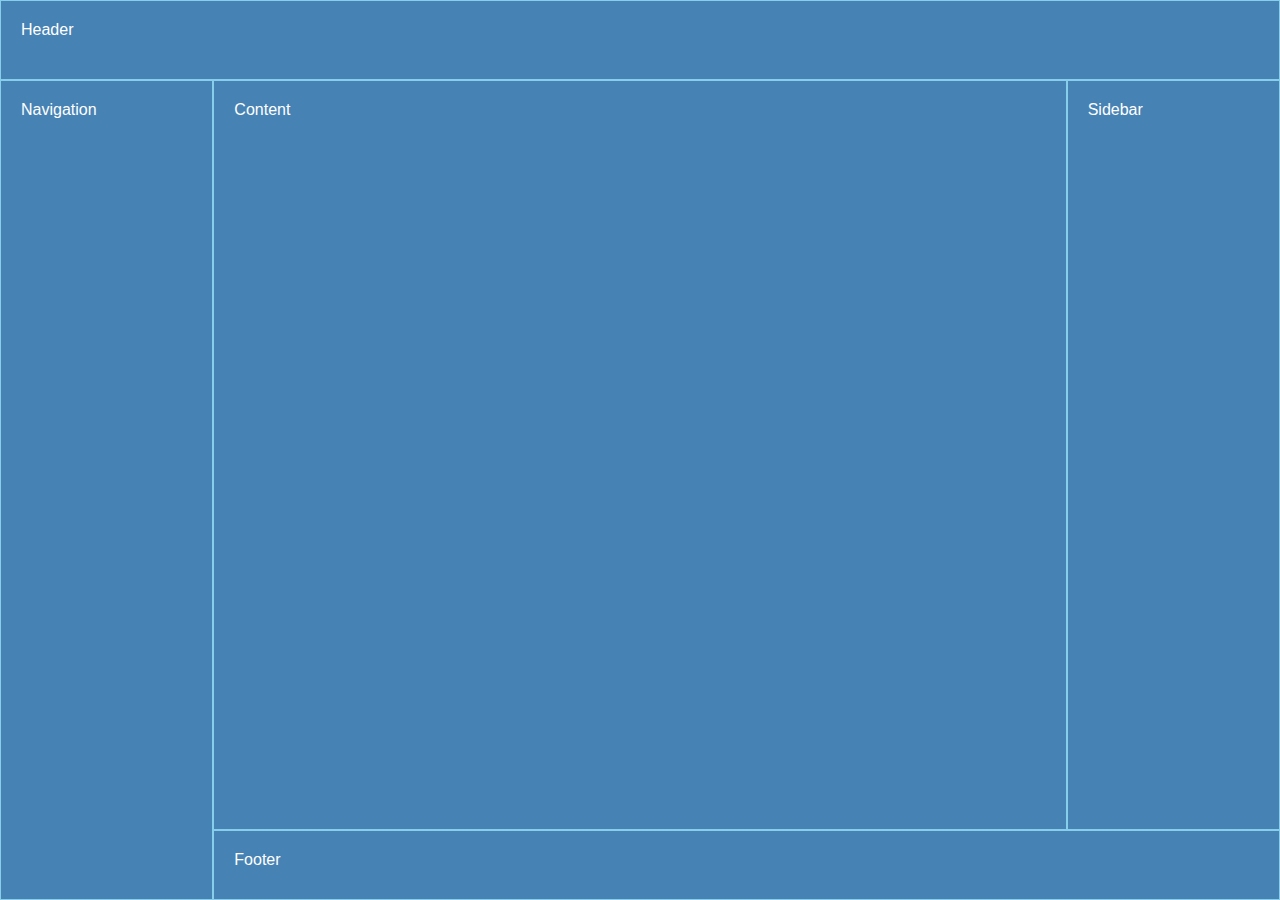
<file: Blueprints/index.html>
<!DOCTYPE html>
<html lang="en">
  <head>
    <meta charset="UTF-8" />
    <meta http-equiv="X-UA-Compatible" content="IE=edge" />
    <meta name="viewport" content="width=device-width, initial-scale=1.0" />
    <link rel="stylesheet" href="style.css" />
    <title>CSS Grid Template</title>
  </head>
  <body>
    <header>Header</header>
    <main>Content</main>
    <nav>Navigation</nav>
    <aside>Sidebar</aside>
    <footer>Footer</footer>
  </body>
</html>
</file>
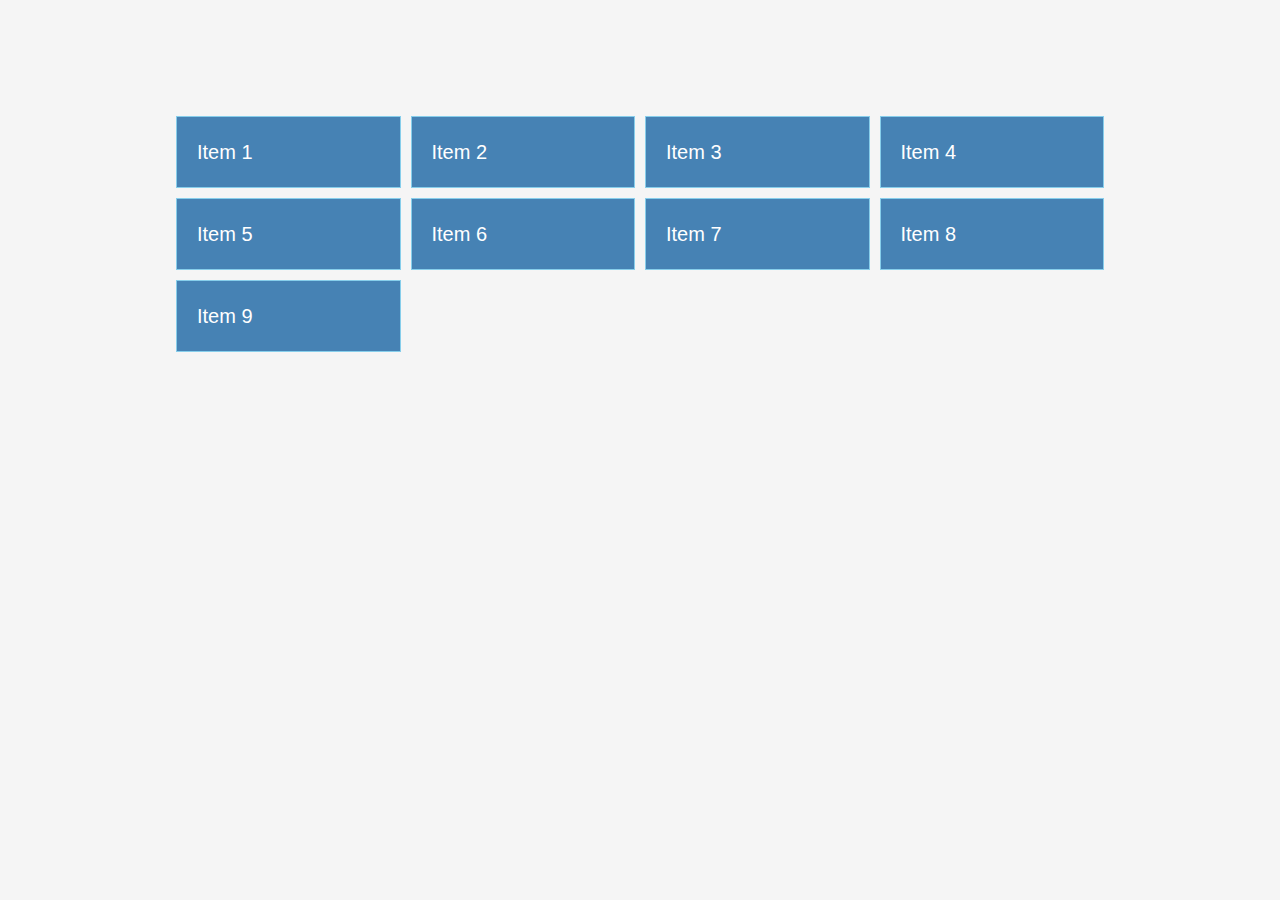
<file: Grid_basic/index.html>
<!DOCTYPE html>
<html lang="en">
  <head>
    <meta charset="UTF-8" />
    <meta http-equiv="X-UA-Compatible" content="IE=edge" />
    <meta name="viewport" content="width=device-width, initial-scale=1.0" />
    <link rel="stylesheet" href="style.css" />
    <title>CSS Grid</title>
  </head>
  <body>
    <div class="container">
      <div class="item">Item 1</div>
      <div class="item">Item 2</div>
      <div class="item">Item 3</div>
      <div class="item">Item 4</div>
      <div class="item">Item 5</div>
      <div class="item">Item 6</div>
      <div class="item">Item 7</div>
      <div class="item">Item 8</div>
      <div class="item">Item 9</div>
    </div>
  </body>
</html>
</file>
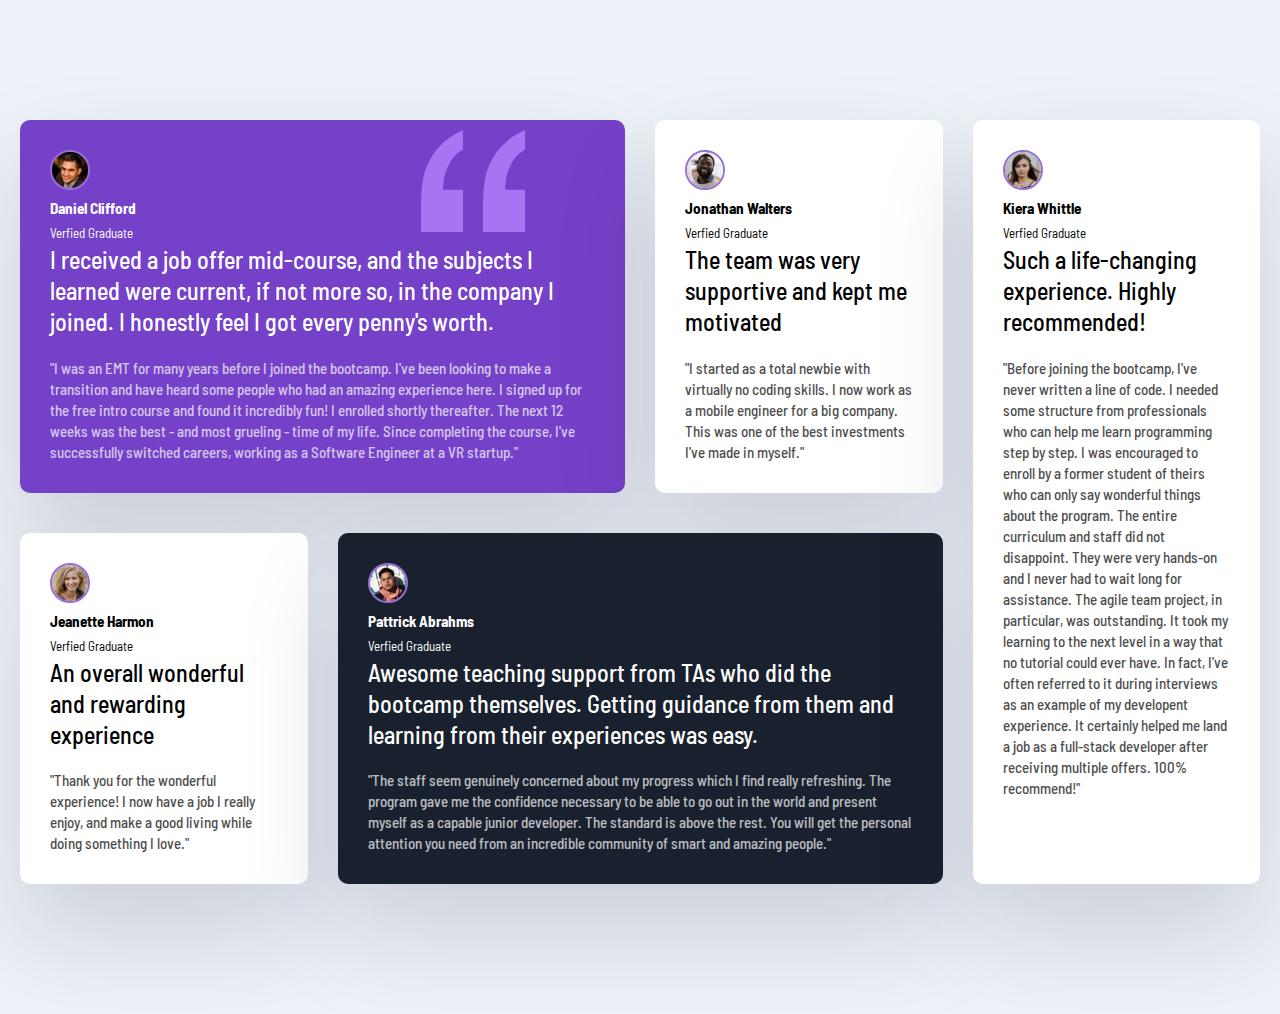
<file: mini_project/index.html>
<!DOCTYPE html>
<html lang="en">
  <head>
    <meta charset="UTF-8" />
    <meta http-equiv="X-UA-Compatible" content="IE=edge" />
    <meta name="viewport" content="width=device-width, initial-scale=1.0" />
    <link rel="stylesheet" href="style.css" />
    <title>Testimonials</title>
  </head>
  <body>
    <div class="testimonials">
      <div class="card card-bg-purple">
        <header class="class_header">
          <img src="images/image-daniel.jpg" class="card_img" alt="testimony" />
          <div>
            <h3>Daniel Clifford</h3>
            <p>Verfied Graduate</p>
          </div>
        </header>
        <p class="card_lead">
          I received a job offer mid-course, and the subjects I learned were
          current, if not more so, in the company I joined. I honestly feel I
          got every penny's worth.
        </p>
        <p class="card_quote">
          "I was an EMT for many years before I joined the bootcamp. I've been
          looking to make a transition and have heard some people who had an
          amazing experience here. I signed up for the free intro course and
          found it incredibly fun! I enrolled shortly thereafter. The next 12
          weeks was the best - and most grueling - time of my life. Since
          completing the course, I've successfully switched careers, working as
          a Software Engineer at a VR startup."
        </p>
      </div>

      <div class="card card-bg-gray-blue">
        <header class="class_header">
          <img
            src="images/image-jonathan.jpg"
            class="card_img"
            alt="testimony"
          />
          <div>
            <h3>Jonathan Walters</h3>
            <p>Verfied Graduate</p>
          </div>
        </header>
        <p class="card_lead">
          The team was very supportive and kept me motivated
        </p>
        <p class="card_quote">
          "I started as a total newbie with virtually no coding skills. I now
          work as a mobile engineer for a big company. This was one of the best
          investments I've made in myself."
        </p>
      </div>

      <div class="card">
        <header class="class_header">
          <img
            src="images/image-jeanette.jpg"
            class="card_img"
            alt="testimony"
          />
          <div>
            <h3>Jeanette Harmon</h3>
            <p>Verfied Graduate</p>
          </div>
        </header>
        <p class="card_lead">An overall wonderful and rewarding experience</p>
        <p class="card_quote">
          "Thank you for the wonderful experience! I now have a job I really
          enjoy, and make a good living while doing something I love."
        </p>
      </div>

      <div class="card card-bg-black-blue">
        <header class="class_header">
          <img
            src="images/image-patrick.jpg"
            class="card_img"
            alt="testimony"
          />
          <div>
            <h3>Pattrick Abrahms</h3>
            <p>Verfied Graduate</p>
          </div>
        </header>
        <p class="card_lead">
          Awesome teaching support from TAs who did the bootcamp themselves.
          Getting guidance from them and learning from their experiences was
          easy.
        </p>
        <p class="card_quote">
          "The staff seem genuinely concerned about my progress which I find
          really refreshing. The program gave me the confidence necessary to be
          able to go out in the world and present myself as a capable junior
          developer. The standard is above the rest. You will get the personal
          attention you need from an incredible community of smart and amazing
          people."
        </p>
      </div>

      <div class="card">
        <header class="class_header">
          <img src="images/image-kira.jpg" class="card_img" alt="testimony" />
          <div>
            <h3>Kiera Whittle</h3>
            <p>Verfied Graduate</p>
          </div>
        </header>
        <p class="card_lead">
          Such a life-changing experience. Highly recommended!
        </p>
        <p class="card_quote">
          "Before joining the bootcamp, I've never written a line of code. I
          needed some structure from professionals who can help me learn
          programming step by step. I was encouraged to enroll by a former
          student of theirs who can only say wonderful things about the program.
          The entire curriculum and staff did not disappoint. They were very
          hands-on and I never had to wait long for assistance. The agile team
          project, in particular, was outstanding. It took my learning to the
          next level in a way that no tutorial could ever have. In fact, I've
          often referred to it during interviews as an example of my developent
          experience. It certainly helped me land a job as a full-stack
          developer after receiving multiple offers. 100% recommend!"
        </p>
      </div>
    </div>
  </body>
</html>
</file>
<file: Blueprints/style.css>
*{
    margin: 0;
    padding: 0;
    box-sizing: border-box;
}

body{
    font-family: "Open Sans", sans-serif;
    font-size: 1rem;
    height: 100vh;
    display: grid;

    grid-template-areas: 
    /* Selectors */
    'header header header'  
    'nav content sidebar'
    'nav footer footer';

    grid-template-columns: 1fr 4fr 1fr;
    grid-template-rows: 80px 1fr 70px;
}

header,
main,
nav,
aside,
footer{
    background-color: steelblue;
    color: #fff;
    padding: 20px;
    border: skyblue 1px solid;
}

header{
    grid-area: header;
}

nav{
    grid-area: nav;
}

main{
    grid-area: content;
}

aside{
    grid-area: sidebar;
}

footer{
    grid-area: footer;
}
</file>
<file: Grid_basic/style.css>
*{
        margin: 0;
        padding: 0;
        box-sizing: border-box;
    }

    body{
        font-family: "Open Sans", sans-serif;
        font-size: 1.4rem;
        line-height: 1.5;
        color: #333;
        background: #f5f5f5;
    }

    .container{
        max-width: 960px;
        margin: 100px auto;
        padding: 1rem;
        display: grid;
        
        /* grid-template-columns: 100px 200px 100px; */
        /* grid-template-columns: 20% 30% 20%; */
        /* grid-template-columns: 1fr 2fr 1fr; */
        /* grid-template-columns: repeat(3, 1fr); */
        grid-template-columns: repeat(auto-fill, minmax(200px, 1fr));

        /* grid-template-rows: repeat(3, 1fr); */

        /* align-items:end; */
        /* justify-content: end; */

        /* column-gap: 10px; */
        /* row-gap: 10px; */
        gap: 10px;
        
        /* grid-auto-rows: minmax(100px, auto); */
    }

    .item{
        background: steelblue;
        color:#fff;
        font-size: 20px;
        padding: 20px;
        border: skyblue 1px solid;
    }

    /* pseudo selectors css
     */

     /* .item:nth-of-type(1){ 
         width: 100px;
        height: 100px;

        align-self: center;
        justify-self: center;
       

        background-color: #333;
        grid-column: 1/3;
        grid-row: 2/4;
    }  */
</file>
<file: mini_project/style.css>
@import url('https://fonts.googleapis.com/css2?family=Barlow+Semi+Condensed:wght@200;300;400;700&display=swap');

*{
    margin: 0;
    padding: 0;
    box-sizing: border-box;
}

body{
    font-family: 'Barlow Semi Condensed', sans-serif;
    background: #edf2f8;
    font-size: 13px;
    line-height: 1.7;
}

.testimonials{
    max-width: 100%;
    margin: 100px auto;
    padding: 20px;
    display: grid;
    grid-template-columns: repeat(4,1fr);
    gap: 30px;
}

.card{
    background: #fff;
    border-radius: 10px;
    padding: 30px;
    box-shadow: rgba(17, 12, 46, 0.15) 0px 48px 100px 0px;
    margin-bottom: 10px;
}

.card_header{
    display: flex;
    align-items: center;
    margin-bottom: 10px;
}

.card_header h3{
    font-size: 15px;
}

.card_header p{
    opacity: 50%;
}

.card_img{
    width: 40px;
    height: 40px;
    border-radius: 50%;
    border: 2px solid #996ed9;
    margin-right: 10px;
}

.card_lead{
    font-size: 1.5rem;
    font-weight: 500;
    line-height: 1.3;
    margin-bottom: 20px;
}

.card_quote {
    font-size: 15px;
    font-weight: 500;
    line-height: 1.4;
    opacity: 70%;
}

.card-bg-purple{
    background: hsl(263, 55%, 52%);
    color: #fff;
    background-image: url('./images/bg-pattern-quotation.svg');
    background-repeat: no-repeat;
    background-position: top 10px right 100px;
}

.card-bg-gray-blue{
    background: hsl(217, 19%, right );
}

.card-bg-black-blue{
    background: hsl(219, 29%, 14%);
    color: #fff;
}

.card:nth-of-type(1){
    grid-column: 1/3;
}

.card:nth-of-type(4) {
    grid-column: 2/4;
    grid-row: 2;
}

.card:nth-of-type(5) {
    grid-column: 4;
    grid-row: 1/3;
}

@media(max-width:768px){
    .testimonials{
        grid-template-columns: 1fr;
        width: 100%;
    }

    .card:nth-of-type(1) {
        grid-column: 1;
    }
    
    .card:nth-of-type(4) {
        grid-column:1;
        grid-row: 4;
    }
    
    .card:nth-of-type(5) {
        grid-column: 1;
        grid-row: 5;
    }
}
</file>
